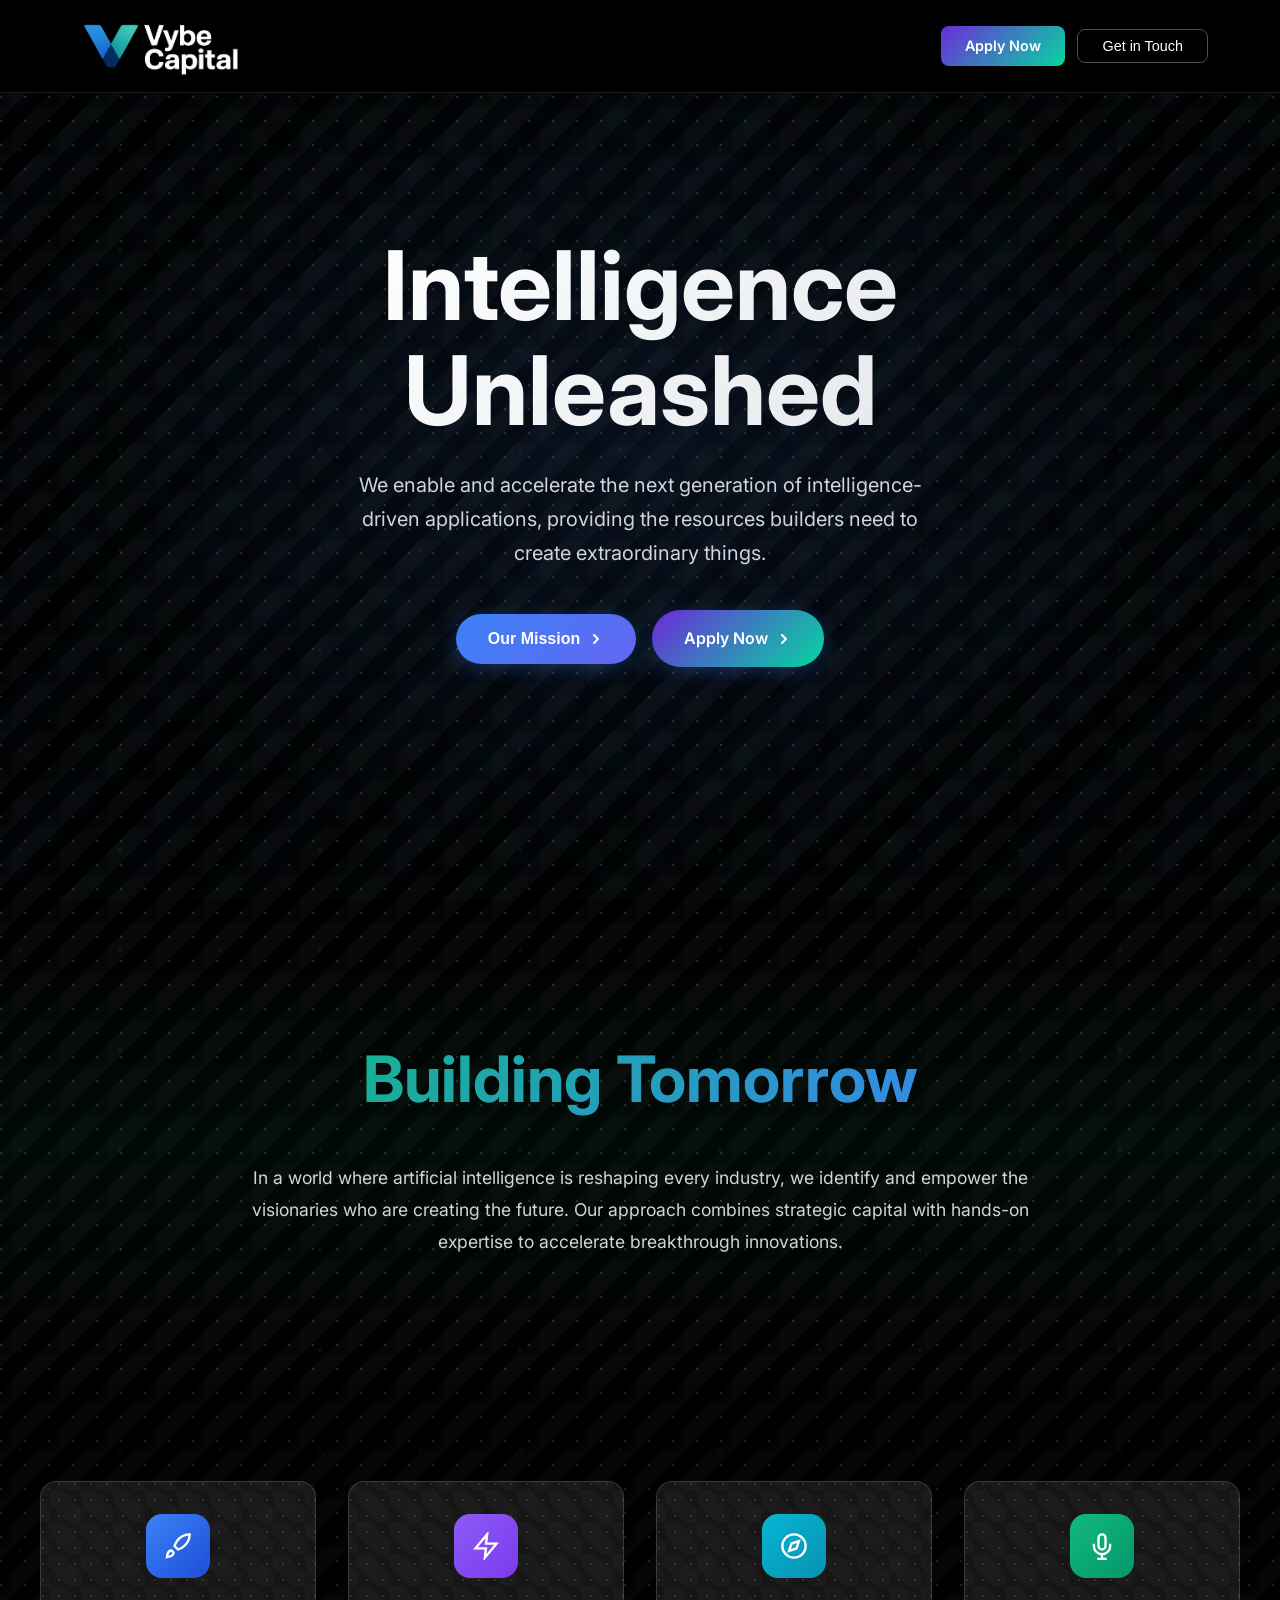
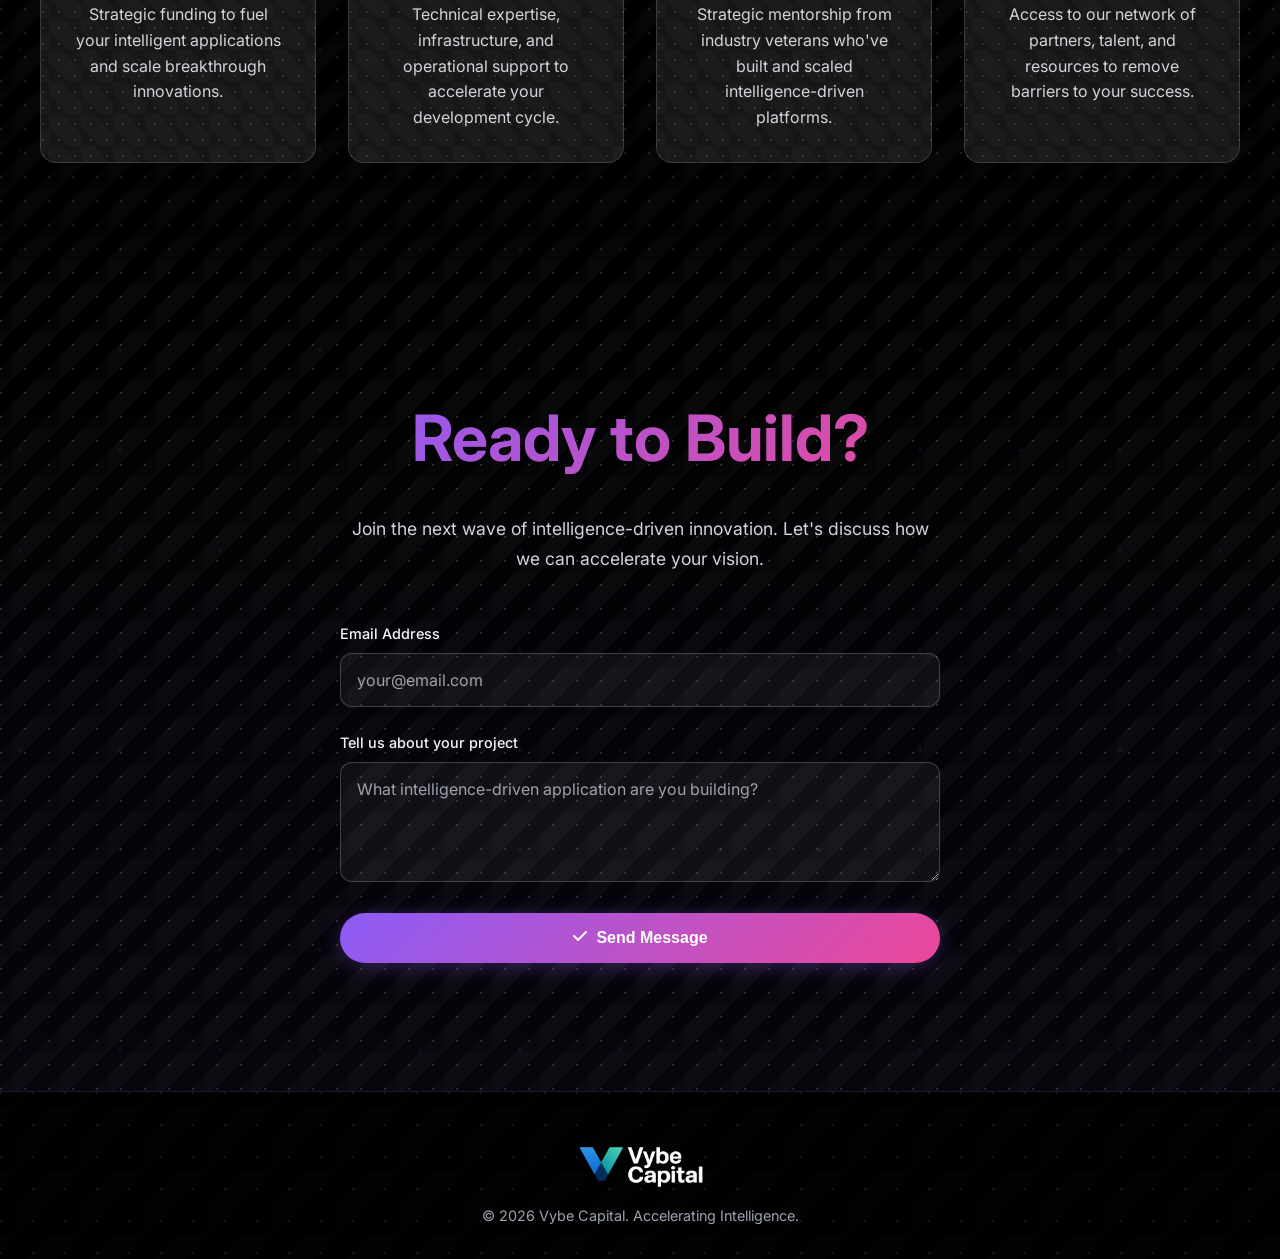
<file: index.html>
<!DOCTYPE html>
<html lang="en">
<head>
    <meta charset="UTF-8">
    <meta name="viewport" content="width=device-width, initial-scale=1.0">
    <title>Vybe Capital - Intelligence Unleashed</title>
    <meta name="description" content="We enable and accelerate the next generation of intelligence-driven applications, providing the resources builders need to create extraordinary things.">
    <link rel="stylesheet" href="styles.css">
    <link rel="preconnect" href="https://fonts.googleapis.com">
    <link rel="preconnect" href="https://fonts.gstatic.com" crossorigin>
    <link href="https://fonts.googleapis.com/css2?family=Inter:wght@400;500;600;700&display=swap" rel="stylesheet">
</head>
<body>
    <header class="header">
        <nav class="nav">
            <div class="logo">
                <img src="assets/vblogo_whiteletters.png" alt="Vybe Capital" class="logo-image">
            </div>
            <div class="nav-buttons">
                <a href="apply.html" class="apply-nav-btn">Apply Now</a>
                <button class="get-in-touch-btn">Get in Touch</button>
            </div>
        </nav>
    </header>

    <main>
        <section class="hero">
            <div class="hero-content">
                <h1 class="hero-title">
                    Intelligence<br>
                    Unleashed
                </h1>
                <p class="hero-description">
                    We enable and accelerate the next generation of intelligence-driven applications, 
                    providing the resources builders need to create extraordinary things.
                </p>
                <div class="hero-buttons">
                    <button class="cta-btn">
                        Our Mission
                        <svg class="cta-arrow" width="16" height="16" viewBox="0 0 16 16" fill="none">
                            <path d="M6 12L10 8L6 4" stroke="currentColor" stroke-width="2" stroke-linecap="round" stroke-linejoin="round"/>
                        </svg>
                    </button>
                    <a href="apply.html" class="cta-btn cta-btn-apply">
                        Apply Now
                        <svg class="cta-arrow" width="16" height="16" viewBox="0 0 16 16" fill="none">
                            <path d="M6 12L10 8L6 4" stroke="currentColor" stroke-width="2" stroke-linecap="round" stroke-linejoin="round"/>
                        </svg>
                    </a>
                </div>
            </div>
        </section>

        <section class="building-tomorrow">
            <div class="section-content">
                <h2 class="section-title">Building Tomorrow</h2>
                <p class="section-description">
                    In a world where artificial intelligence is reshaping every industry, we identify and empower the 
                    visionaries who are creating the future. Our approach combines strategic capital with hands-on 
                    expertise to accelerate breakthrough innovations.
                </p>
            </div>
        </section>

        <section class="features">
            <div class="features-grid">
                <div class="feature-card">
                    <div class="feature-icon">
                        <svg viewBox="0 0 24 24" fill="none">
                            <path d="M4.5 16.5c-1.5 1.26-2 5-2 5s3.74-.5 5-2c.71-.84.7-2.13-.09-2.91a2.18 2.18 0 0 0-2.91-.09z" stroke="currentColor" stroke-width="2"/>
                            <path d="M12 15l-3-3a22 22 0 0 1 2-3.95A12.88 12.88 0 0 1 22 2c0 2.72-.78 7.5-6 11a22.35 22.35 0 0 1-4 2z" stroke="currentColor" stroke-width="2"/>
                        </svg>
                    </div>
                    <p class="feature-text">
                        Strategic funding to fuel your intelligent applications and scale breakthrough innovations.
                    </p>
                </div>

                <div class="feature-card">
                    <div class="feature-icon feature-icon-purple">
                        <svg viewBox="0 0 24 24" fill="none">
                            <polygon points="13 2 3 14 12 14 11 22 21 10 12 10 13 2" stroke="currentColor" stroke-width="2" fill="none"/>
                        </svg>
                    </div>
                    <p class="feature-text">
                        Technical expertise, infrastructure, and operational support to accelerate your development cycle.
                    </p>
                </div>

                <div class="feature-card">
                    <div class="feature-icon feature-icon-teal">
                        <svg viewBox="0 0 24 24" fill="none">
                            <circle cx="12" cy="12" r="10" stroke="currentColor" stroke-width="2"/>
                            <polygon points="16.24 7.76 14.12 14.12 7.76 16.24 9.88 9.88 16.24 7.76" stroke="currentColor" stroke-width="2" fill="none"/>
                        </svg>
                    </div>
                    <p class="feature-text">
                        Strategic mentorship from industry veterans who've built and scaled intelligence-driven platforms.
                    </p>
                </div>

                <div class="feature-card">
                    <div class="feature-icon feature-icon-green">
                        <svg viewBox="0 0 24 24" fill="none">
                            <path d="M12 2a3 3 0 0 0-3 3v7a3 3 0 0 0 6 0V5a3 3 0 0 0-3-3z" stroke="currentColor" stroke-width="2"/>
                            <path d="M19 10v2a7 7 0 0 1-14 0v-2" stroke="currentColor" stroke-width="2"/>
                            <line x1="12" y1="19" x2="12" y2="23" stroke="currentColor" stroke-width="2"/>
                            <line x1="8" y1="23" x2="16" y2="23" stroke="currentColor" stroke-width="2"/>
                        </svg>
                    </div>
                    <p class="feature-text">
                        Access to our network of partners, talent, and resources to remove barriers to your success.
                    </p>
                </div>
            </div>
        </section>

        <section class="contact" id="contact">
            <div class="contact-content">
                <h2 class="contact-title">Ready to Build?</h2>
                <p class="contact-description">
                    Join the next wave of intelligence-driven innovation. Let's discuss how we 
                    can accelerate your vision.
                </p>
                
                <form class="contact-form" id="contactForm" action="https://formspree.io/f/xyzdkyeg" method="POST">
                    <div class="form-group">
                        <label for="email" class="form-label">Email Address</label>
                        <input type="email" id="email" name="email" class="form-input" placeholder="your@email.com" required>
                    </div>
                    
                    <div class="form-group">
                        <label for="project" class="form-label">Tell us about your project</label>
                        <textarea id="project" name="message" class="form-textarea" placeholder="What intelligence-driven application are you building?" rows="4" required></textarea>
                    </div>
                    
                    <button type="submit" class="submit-btn">
                        <svg width="16" height="16" viewBox="0 0 16 16" fill="none">
                            <path d="M14 2L6 10L2 6" stroke="currentColor" stroke-width="2" stroke-linecap="round" stroke-linejoin="round"/>
                        </svg>
                        Send Message
                    </button>
                </form>
            </div>
        </section>
    </main>

    <footer class="footer">
        <div class="footer-content">
            <div class="footer-logo">
                <img src="assets/vblogo_whiteletters.png" alt="Vybe Capital" class="footer-logo-image">
            </div>
            <p class="footer-text">© 2026 Vybe Capital. Accelerating Intelligence.</p>
        </div>
    </footer>

    <script src="script.js"></script>
</body>
</html><!-- Deploy trigger -->
</file>
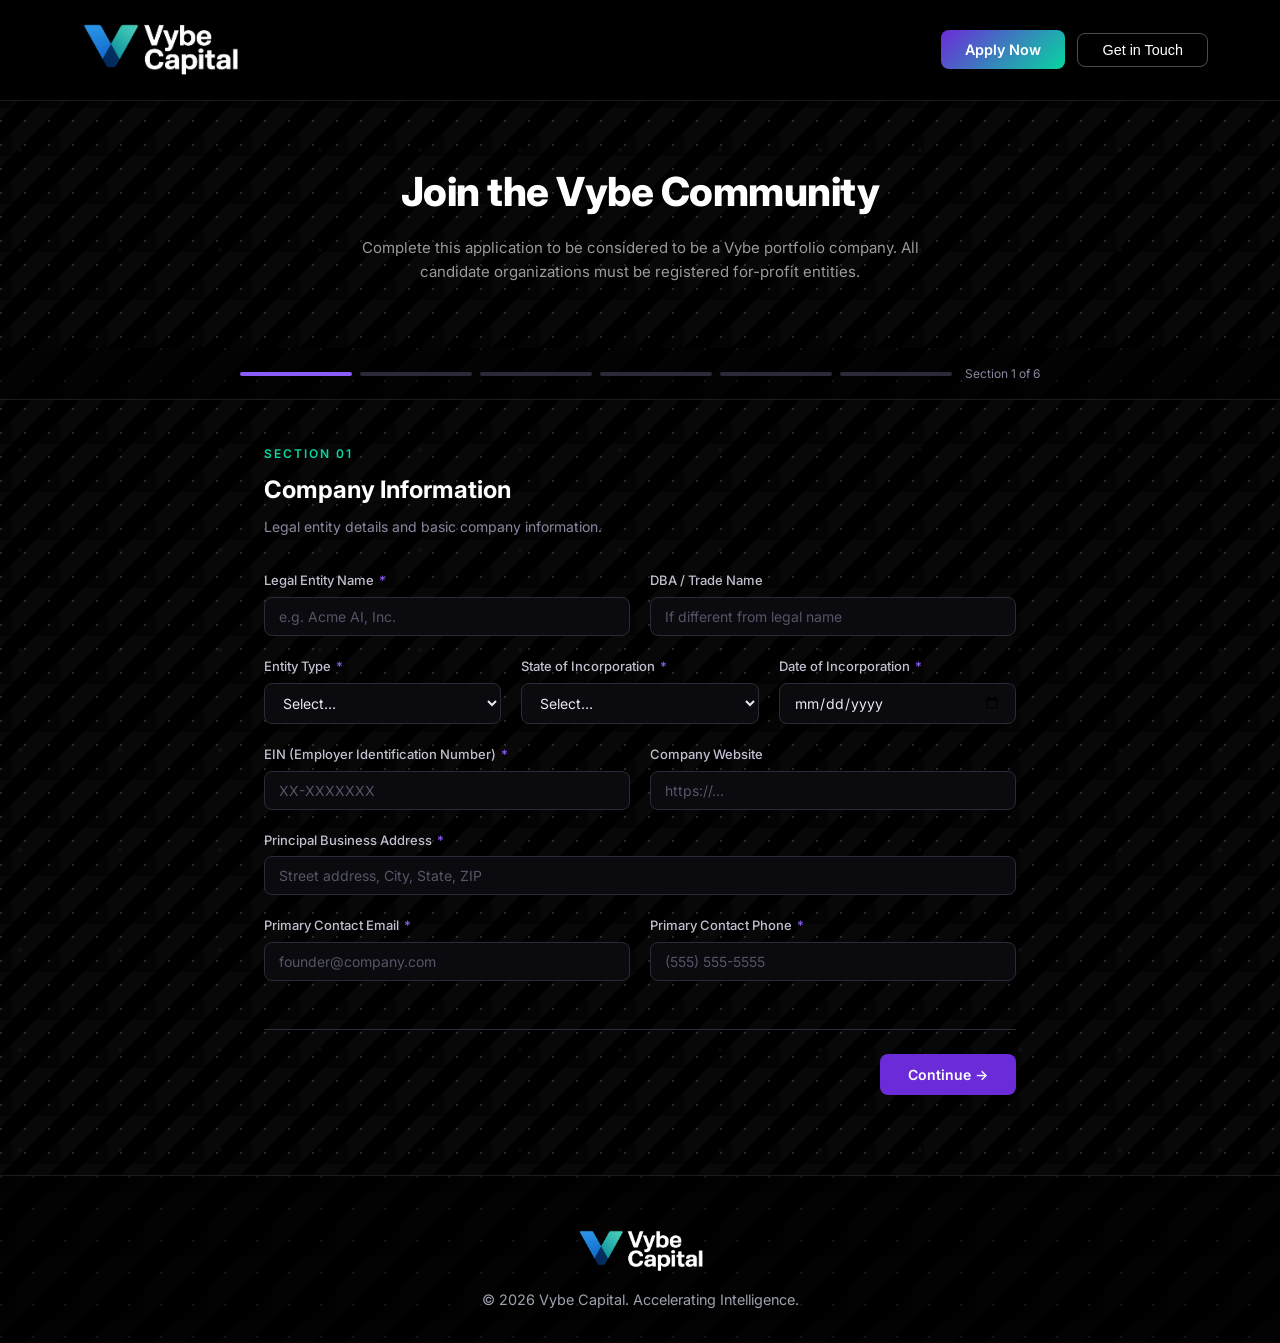
<file: apply.html>
<!DOCTYPE html>
<html lang="en">
<head>
<meta charset="UTF-8">
<meta name="viewport" content="width=device-width, initial-scale=1.0">
<title>Apply — Vybe Capital</title>
<meta name="description" content="Join the Vybe community. Apply to become a Vybe portfolio company.">
<link rel="stylesheet" href="styles.css">
<link rel="preconnect" href="https://fonts.googleapis.com">
<link rel="preconnect" href="https://fonts.gstatic.com" crossorigin>
<link href="https://fonts.googleapis.com/css2?family=Inter:wght@400;500;600;700;800&display=swap" rel="stylesheet">
<style>
  :root {
    --primary: #6C2BD9;
    --primary-light: #8B5CF6;
    --primary-dark: #5B21B6;
    --accent: #06D6A0;
    --accent-dark: #05B384;
    --bg-card: #1A1A24;
    --bg-input: #0a0a0f;
    --border: #2A2A3A;
    --border-focus: #6C2BD9;
    --text: #E8E8F0;
    --text-muted: #8888A0;
    --text-label: #C0C0D0;
    --danger: #EF4444;
    --warning: #F59E0B;
    --success: #10B981;
    --gradient: linear-gradient(135deg, #6C2BD9, #06D6A0);
  }

  /* Apply page hero */
  .apply-hero {
    padding: 10rem 2rem 4rem;
    text-align: center;
    max-width: 700px;
    margin: 0 auto;
  }
  .apply-hero h1 {
    font-size: 2.5rem;
    font-weight: 800;
    color: #fff;
    margin-bottom: 12px;
    letter-spacing: -0.5px;
  }
  .apply-hero p {
    font-size: 15px;
    color: rgba(255,255,255,0.6);
    max-width: 560px;
    margin: 0 auto;
  }

  /* Progress Bar */
  .progress-container {
    position: sticky;
    top: 73px;
    z-index: 99;
    background: #000000;
    background-image:
        radial-gradient(circle at 1px 1px, rgba(255,255,255,0.08) 1px, transparent 0),
        linear-gradient(135deg, transparent 25%, rgba(255,255,255,0.01) 25%, rgba(255,255,255,0.01) 50%, transparent 50%, transparent 75%, rgba(255,255,255,0.005) 75%);
    background-size: 32px 32px, 64px 64px;
    border-bottom: 1px solid rgba(255, 255, 255, 0.1);
    padding: 16px 24px;
  }
  .progress-inner {
    max-width: 800px;
    margin: 0 auto;
    display: flex;
    align-items: center;
    gap: 8px;
  }
  .progress-step {
    flex: 1;
    height: 4px;
    border-radius: 2px;
    background: var(--border);
    transition: background 0.4s ease;
    cursor: pointer;
  }
  .progress-step.active { background: var(--primary-light); }
  .progress-step.completed { background: var(--accent); }
  .progress-label {
    font-size: 12px;
    color: var(--text-muted);
    white-space: nowrap;
    min-width: 80px;
    text-align: right;
  }

  /* Main Form */
  .form-container {
    max-width: 800px;
    margin: 0 auto;
    padding: 40px 24px 80px;
  }

  /* Sections */
  .section {
    display: none;
    animation: fadeIn 0.4s ease;
  }
  .section.active { display: block; }

  @keyframes fadeIn {
    from { opacity: 0; transform: translateY(12px); }
    to { opacity: 1; transform: translateY(0); }
  }

  .section-header {
    margin-bottom: 32px;
  }
  .section-number {
    display: inline-block;
    font-size: 12px;
    font-weight: 600;
    color: var(--accent);
    letter-spacing: 2px;
    text-transform: uppercase;
    margin-bottom: 8px;
  }
  .section-header h2 {
    font-size: 24px;
    font-weight: 700;
    color: #fff;
    margin-bottom: 6px;
  }
  .section-header p {
    font-size: 14px;
    color: var(--text-muted);
  }

  /* Form Groups */
  .form-row {
    display: grid;
    grid-template-columns: 1fr 1fr;
    gap: 20px;
    margin-bottom: 20px;
  }
  .form-row.single { grid-template-columns: 1fr; }
  .form-row.triple { grid-template-columns: 1fr 1fr 1fr; }

  .form-group {
    display: flex;
    flex-direction: column;
  }
  .form-group label {
    font-size: 13px;
    font-weight: 500;
    color: var(--text-label);
    margin-bottom: 6px;
  }
  .form-group label .required {
    color: var(--primary-light);
    margin-left: 2px;
  }
  .form-group .hint {
    font-size: 12px;
    color: var(--text-muted);
    margin-top: 4px;
  }

  input[type="text"],
  input[type="email"],
  input[type="tel"],
  input[type="url"],
  input[type="number"],
  input[type="date"],
  select,
  textarea {
    background: var(--bg-input);
    border: 1px solid var(--border);
    border-radius: 8px;
    padding: 10px 14px;
    font-size: 14px;
    color: var(--text);
    font-family: inherit;
    transition: border-color 0.2s, box-shadow 0.2s;
    outline: none;
    width: 100%;
  }
  input:focus, select:focus, textarea:focus {
    border-color: var(--primary-light);
    box-shadow: 0 0 0 3px rgba(108,43,217,0.15);
  }
  input::placeholder, textarea::placeholder {
    color: #555568;
  }
  select { cursor: pointer; }
  select option { background: var(--bg-card); color: var(--text); }
  textarea { resize: vertical; min-height: 100px; }

  /* Checkbox / Checklist Styles */
  .checklist {
    display: flex;
    flex-direction: column;
    gap: 12px;
    margin-top: 8px;
  }
  .checklist-item {
    display: flex;
    align-items: flex-start;
    gap: 12px;
    background: var(--bg-input);
    border: 1px solid var(--border);
    border-radius: 8px;
    padding: 14px 16px;
    cursor: pointer;
    transition: border-color 0.2s, background 0.2s;
  }
  .checklist-item:hover {
    border-color: var(--primary-light);
    background: rgba(108,43,217,0.04);
  }
  .checklist-item input[type="checkbox"] {
    appearance: none;
    width: 20px;
    height: 20px;
    min-width: 20px;
    border: 2px solid var(--border);
    border-radius: 4px;
    cursor: pointer;
    position: relative;
    margin-top: 1px;
    transition: background 0.2s, border-color 0.2s;
  }
  .checklist-item input[type="checkbox"]:checked {
    background: var(--accent);
    border-color: var(--accent);
  }
  .checklist-item input[type="checkbox"]:checked::after {
    content: '✓';
    position: absolute;
    top: 50%;
    left: 50%;
    transform: translate(-50%, -50%);
    color: #fff;
    font-size: 12px;
    font-weight: 700;
  }
  .checklist-label { flex: 1; }
  .checklist-label .title {
    font-size: 14px;
    font-weight: 500;
    color: var(--text);
  }
  .checklist-label .desc {
    font-size: 12px;
    color: var(--text-muted);
    margin-top: 2px;
  }

  /* Founder Repeater */
  .founder-card {
    background: var(--bg-card);
    border: 1px solid var(--border);
    border-radius: 12px;
    padding: 24px;
    margin-bottom: 16px;
    position: relative;
  }
  .founder-card .founder-number {
    font-size: 12px;
    font-weight: 600;
    color: var(--primary-light);
    letter-spacing: 1px;
    text-transform: uppercase;
    margin-bottom: 16px;
  }
  .remove-founder {
    position: absolute;
    top: 16px;
    right: 16px;
    background: transparent;
    border: 1px solid var(--border);
    color: var(--text-muted);
    width: 28px;
    height: 28px;
    border-radius: 6px;
    cursor: pointer;
    font-size: 16px;
    display: flex;
    align-items: center;
    justify-content: center;
    transition: all 0.2s;
  }
  .remove-founder:hover {
    border-color: var(--danger);
    color: var(--danger);
    background: rgba(239,68,68,0.08);
  }

  .add-btn {
    display: inline-flex;
    align-items: center;
    gap: 8px;
    background: transparent;
    border: 1px dashed var(--border);
    border-radius: 8px;
    padding: 12px 20px;
    color: var(--primary-light);
    font-size: 14px;
    font-weight: 500;
    cursor: pointer;
    transition: all 0.2s;
    font-family: inherit;
  }
  .add-btn:hover {
    border-color: var(--primary-light);
    background: rgba(108,43,217,0.06);
  }

  /* Document Checklist with N/A */
  .doc-checklist {
    display: flex;
    flex-direction: column;
    gap: 0;
    margin-top: 8px;
  }
  .doc-checklist-header {
    display: grid;
    grid-template-columns: 1fr 56px 56px;
    gap: 8px;
    padding: 8px 16px;
    font-size: 12px;
    font-weight: 600;
    color: var(--text-muted);
    text-transform: uppercase;
    letter-spacing: 1px;
  }
  .doc-checklist-row {
    display: grid;
    grid-template-columns: 1fr 56px 56px;
    gap: 8px;
    align-items: center;
    background: var(--bg-input);
    border: 1px solid var(--border);
    border-radius: 8px;
    padding: 14px 16px;
    margin-bottom: 8px;
    transition: border-color 0.2s, opacity 0.3s;
  }
  .doc-checklist-row:hover {
    border-color: var(--primary-light);
  }
  .doc-checklist-row.na-active {
    opacity: 0.4;
  }
  .doc-checklist-info { flex: 1; }
  .doc-checklist-info .title {
    font-size: 14px;
    font-weight: 500;
    color: var(--text);
  }
  .doc-checklist-info .desc {
    font-size: 12px;
    color: var(--text-muted);
    margin-top: 2px;
  }
  .doc-checklist-opt {
    display: flex;
    align-items: center;
    justify-content: center;
  }
  .doc-cb {
    appearance: none;
    width: 22px;
    height: 22px;
    border: 2px solid var(--border);
    border-radius: 4px;
    cursor: pointer;
    position: relative;
    transition: background 0.2s, border-color 0.2s;
  }
  .doc-cb:checked {
    background: var(--accent);
    border-color: var(--accent);
  }
  .doc-cb:checked::after {
    content: '✓';
    position: absolute;
    top: 50%;
    left: 50%;
    transform: translate(-50%, -50%);
    color: #fff;
    font-size: 12px;
    font-weight: 700;
  }
  .doc-cb.doc-na:checked {
    background: var(--text-muted);
    border-color: var(--text-muted);
  }
  .doc-cb.doc-na:checked::after {
    content: '—';
  }

  @media (max-width: 640px) {
    .doc-checklist-header {
      grid-template-columns: 1fr 48px 48px;
    }
    .doc-checklist-row {
      grid-template-columns: 1fr 48px 48px;
    }
  }

  /* Financials toggle */
  #financials-fields {
    transition: opacity 0.3s ease;
  }

  /* Form Navigation Buttons */
  .form-nav-buttons {
    display: flex;
    justify-content: space-between;
    align-items: center;
    margin-top: 48px;
    padding-top: 24px;
    border-top: 1px solid var(--border);
  }
  .btn {
    display: inline-flex;
    align-items: center;
    gap: 8px;
    padding: 12px 28px;
    border-radius: 8px;
    font-size: 14px;
    font-weight: 600;
    cursor: pointer;
    transition: all 0.2s;
    font-family: inherit;
    border: none;
  }
  .btn-secondary {
    background: var(--bg-input);
    border: 1px solid var(--border);
    color: var(--text);
  }
  .btn-secondary:hover { border-color: var(--text-muted); }
  .btn-primary {
    background: var(--primary);
    color: #fff;
  }
  .btn-primary:hover { background: var(--primary-light); }
  .btn-submit {
    background: var(--accent);
    color: #0F0F14;
    font-weight: 700;
    padding: 14px 36px;
    font-size: 15px;
  }
  .btn-submit:hover { background: var(--accent-dark); }
  .btn:disabled {
    opacity: 0.4;
    cursor: not-allowed;
  }

  /* Divider */
  .divider {
    height: 1px;
    background: var(--border);
    margin: 28px 0;
  }

  /* Submission Success */
  .success-screen {
    display: none;
    text-align: center;
    padding: 80px 24px;
    animation: fadeIn 0.5s ease;
  }
  .success-screen.active { display: block; }
  .success-icon {
    width: 72px;
    height: 72px;
    background: var(--accent);
    border-radius: 50%;
    display: inline-flex;
    align-items: center;
    justify-content: center;
    font-size: 32px;
    margin-bottom: 24px;
  }
  .success-screen h2 {
    font-size: 28px;
    font-weight: 700;
    color: #fff;
    margin-bottom: 12px;
  }
  .success-screen p {
    font-size: 15px;
    color: var(--text-muted);
    max-width: 480px;
    margin: 0 auto;
  }

  /* Validation */
  .form-group.error input,
  .form-group.error select,
  .form-group.error textarea {
    border-color: var(--danger);
  }
  .form-group .error-msg {
    font-size: 12px;
    color: var(--danger);
    margin-top: 4px;
    display: none;
  }
  .form-group.error .error-msg { display: block; }

  /* Print Styles */
  @media print {
    .progress-container, .form-nav-buttons { display: none; }
    .section { display: block !important; page-break-inside: avoid; margin-bottom: 32px; }
    body { background: #fff; color: #111; }
    input, select, textarea { border: 1px solid #ccc; background: #fff; color: #111; }
    .header { background: #fff; border-bottom: 2px solid #111; }
    .header h1 { color: #111; }
    .logo { color: #6C2BD9; -webkit-text-fill-color: #6C2BD9; }
  }

  @media (max-width: 640px) {
    .form-row, .form-row.triple { grid-template-columns: 1fr; }
    .header h1 { font-size: 24px; }
    .founder-card { padding: 16px; }
  }
</style>
</head>
<body>

<!-- Site Header -->
<header class="header">
    <nav class="nav">
        <div class="logo">
            <a href="index.html"><img src="assets/vblogo_whiteletters.png" alt="Vybe Capital" class="logo-image"></a>
        </div>
        <div class="nav-buttons">
            <a href="apply.html" class="apply-nav-btn">Apply Now</a>
            <button class="get-in-touch-btn" onclick="window.location.href='index.html#contact'">Get in Touch</button>
        </div>
    </nav>
</header>

<!-- Apply Hero -->
<div class="apply-hero">
    <h1>Join the Vybe Community</h1>
    <p>Complete this application to be considered to be a Vybe portfolio company. All candidate organizations must be registered for-profit entities.</p>
</div>

<!-- Progress Bar -->
<div class="progress-container">
  <div class="progress-inner">
    <div class="progress-step active" data-step="0" onclick="goToSection(0)"></div>
    <div class="progress-step" data-step="1" onclick="goToSection(1)"></div>
    <div class="progress-step" data-step="2" onclick="goToSection(2)"></div>
    <div class="progress-step" data-step="3" onclick="goToSection(3)"></div>
    <div class="progress-step" data-step="4" onclick="goToSection(4)"></div>
    <div class="progress-step" data-step="5" onclick="goToSection(5)"></div>
    <div class="progress-label">Section <span id="progress-current">1</span> of 6</div>
  </div>
</div>

<div class="form-container">
<form id="applicationForm" novalidate>

  <!-- ===================== SECTION 1: Company Information ===================== -->
  <div class="section active" data-section="0">
    <div class="section-header">
      <div class="section-number">Section 01</div>
      <h2>Company Information</h2>
      <p>Legal entity details and basic company information.</p>
    </div>

    <div class="form-row">
      <div class="form-group">
        <label>Legal Entity Name <span class="required">*</span></label>
        <input type="text" name="legal_name" placeholder="e.g. Acme AI, Inc." required>
        <div class="error-msg">This field is required.</div>
      </div>
      <div class="form-group">
        <label>DBA / Trade Name</label>
        <input type="text" name="dba_name" placeholder="If different from legal name">
      </div>
    </div>

    <div class="form-row triple">
      <div class="form-group">
        <label>Entity Type <span class="required">*</span></label>
        <select name="entity_type" required>
          <option value="">Select…</option>
          <option value="c_corp">C Corporation</option>
          <option value="s_corp">S Corporation</option>
          <option value="llc">LLC (taxed as corp)</option>
          <option value="pbc">Public Benefit Corp</option>
          <option value="other">Other</option>
        </select>
        <div class="error-msg">Please select an entity type.</div>
      </div>
      <div class="form-group">
        <label>State of Incorporation <span class="required">*</span></label>
        <select name="inc_state" required>
          <option value="">Select…</option>
          <option value="DE">Delaware</option>
          <option value="CA">California</option>
          <option value="NY">New York</option>
          <option value="TX">Texas</option>
          <option value="WY">Wyoming</option>
          <option value="NV">Nevada</option>
          <option value="FL">Florida</option>
          <option value="WA">Washington</option>
          <option value="OTHER">Other (specify below)</option>
        </select>
        <div class="error-msg">Please select a state.</div>
      </div>
      <div class="form-group">
        <label>Date of Incorporation <span class="required">*</span></label>
        <input type="date" name="inc_date" required>
        <div class="error-msg">Please enter the incorporation date.</div>
      </div>
    </div>

    <div class="form-row">
      <div class="form-group">
        <label>EIN (Employer Identification Number) <span class="required">*</span></label>
        <input type="text" name="ein" placeholder="XX-XXXXXXX" required>
        <div class="error-msg">Please provide your EIN.</div>
      </div>
      <div class="form-group">
        <label>Company Website</label>
        <input type="url" name="website" placeholder="https://...">
      </div>
    </div>

    <div class="form-row single">
      <div class="form-group">
        <label>Principal Business Address <span class="required">*</span></label>
        <input type="text" name="address" placeholder="Street address, City, State, ZIP" required>
        <div class="error-msg">Please provide a business address.</div>
      </div>
    </div>

    <div class="form-row">
      <div class="form-group">
        <label>Primary Contact Email <span class="required">*</span></label>
        <input type="email" name="contact_email" placeholder="founder@company.com" required>
        <div class="error-msg">Please enter a valid email.</div>
      </div>
      <div class="form-group">
        <label>Primary Contact Phone <span class="required">*</span></label>
        <input type="tel" name="contact_phone" placeholder="(555) 555-5555" required>
        <div class="error-msg">Please provide a phone number.</div>
      </div>
    </div>

    <div class="form-nav-buttons">
      <div></div>
      <button type="button" class="btn btn-primary" onclick="nextSection()">Continue →</button>
    </div>
  </div>

  <!-- ===================== SECTION 2: Founders & Team ===================== -->
  <div class="section" data-section="1">
    <div class="section-header">
      <div class="section-number">Section 02</div>
      <h2>Founders & Team</h2>
      <p>Tell us about the people behind the initiative.</p>
    </div>

    <div id="founders-list">
      <div class="founder-card" data-founder="1">
        <div class="founder-number">Founder 1</div>
        <div class="form-row">
          <div class="form-group">
            <label>Full Name <span class="required">*</span></label>
            <input type="text" name="founder_1_name" placeholder="First and last name" required>
            <div class="error-msg">Required.</div>
          </div>
          <div class="form-group">
            <label>Title / Role <span class="required">*</span></label>
            <input type="text" name="founder_1_title" placeholder="e.g. CEO, CTO" required>
            <div class="error-msg">Required.</div>
          </div>
        </div>
        <div class="form-row">
          <div class="form-group">
            <label>Email</label>
            <input type="email" name="founder_1_email" placeholder="name@company.com">
          </div>
          <div class="form-group">
            <label>LinkedIn URL</label>
            <input type="url" name="founder_1_linkedin" placeholder="https://linkedin.com/in/...">
          </div>
        </div>
        <div class="form-row">
          <div class="form-group">
            <label>Equity Ownership (%)</label>
            <input type="number" name="founder_1_equity" placeholder="e.g. 40" min="0" max="100">
          </div>
          <div class="form-group">
            <label>Years of Relevant Experience</label>
            <input type="number" name="founder_1_experience" placeholder="e.g. 8" min="0">
          </div>
        </div>
        <div class="form-row single">
          <div class="form-group">
            <label>Brief Bio / Relevant Background</label>
            <textarea name="founder_1_bio" placeholder="Prior companies, technical expertise, domain experience…" rows="3"></textarea>
          </div>
        </div>
      </div>
    </div>

    <button type="button" class="add-btn" onclick="addFounder()">+ Add Another Founder</button>

    <div class="divider"></div>

    <div class="form-row triple">
      <div class="form-group">
        <label>Total Team Size</label>
        <input type="number" name="team_size" placeholder="e.g. 5" min="1">
      </div>
      <div class="form-group">
        <label>Full-Time Employees</label>
        <input type="number" name="fte_count" placeholder="e.g. 3" min="0">
      </div>
      <div class="form-group">
        <label>Contractors / Advisors</label>
        <input type="number" name="contractor_count" placeholder="e.g. 2" min="0">
      </div>
    </div>

    <div class="form-row single">
      <div class="form-group">
        <label>Key Hires Planned (Next 12 Months)</label>
        <textarea name="key_hires" placeholder="Roles you plan to fill and why…" rows="3"></textarea>
      </div>
    </div>

    <div class="form-nav-buttons">
      <button type="button" class="btn btn-secondary" onclick="prevSection()">← Back</button>
      <button type="button" class="btn btn-primary" onclick="nextSection()">Continue →</button>
    </div>
  </div>

  <!-- ===================== SECTION 3: Product & Technology ===================== -->
  <div class="section" data-section="2">
    <div class="section-header">
      <div class="section-number">Section 03</div>
      <h2>Product & Technology</h2>
      <p>Describe your AI product, technology approach, and current stage.</p>
    </div>

    <div class="form-row single">
      <div class="form-group">
        <label>Company / Product Description <span class="required">*</span></label>
        <textarea name="product_description" placeholder="In 2–3 sentences, what does your company do and what problem does it solve?" rows="4" required></textarea>
        <div class="error-msg">Please describe your product.</div>
      </div>
    </div>

    <div class="form-row">
      <div class="form-group">
        <label>AI / ML Focus Area <span class="required">*</span></label>
        <select name="ai_focus" required>
          <option value="">Select…</option>
          <option value="nlp">Natural Language Processing</option>
          <option value="cv">Computer Vision</option>
          <option value="genai">Generative AI</option>
          <option value="ml_ops">ML Ops / Infrastructure</option>
          <option value="robotics">Robotics / Embodied AI</option>
          <option value="health_ai">Healthcare AI</option>
          <option value="fintech_ai">Fintech AI</option>
          <option value="agents">AI Agents / Autonomous Systems</option>
          <option value="other">Other</option>
        </select>
        <div class="error-msg">Please select your AI focus.</div>
      </div>
      <div class="form-group">
        <label>Product Stage <span class="required">*</span></label>
        <select name="product_stage" required>
          <option value="">Select…</option>
          <option value="concept">Concept / Research</option>
          <option value="prototype">Prototype / MVP</option>
          <option value="beta">Beta / Pilot Users</option>
          <option value="launched">Launched / Revenue</option>
          <option value="scaling">Scaling</option>
        </select>
        <div class="error-msg">Please select product stage.</div>
      </div>
    </div>

    <div class="form-row single">
      <div class="form-group">
        <label>Technology Stack & Architecture</label>
        <textarea name="tech_stack" placeholder="Describe your tech stack, models used (proprietary / open-source), cloud infrastructure, etc." rows="4"></textarea>
      </div>
    </div>

    <div class="form-row single">
      <div class="form-group">
        <label>Competitive Differentiation</label>
        <textarea name="differentiation" placeholder="What makes your approach unique? What is your technical moat?" rows="3"></textarea>
      </div>
    </div>

    <div class="form-row">
      <div class="form-group">
        <label>IP Status</label>
        <select name="ip_status">
          <option value="">Select…</option>
          <option value="patents_filed">Patent(s) Filed</option>
          <option value="patents_granted">Patent(s) Granted</option>
          <option value="trade_secret">Trade Secret / Proprietary</option>
          <option value="open_source">Open Source</option>
          <option value="none">No Formal IP</option>
        </select>
      </div>
      <div class="form-group">
        <label>Target Market / Industry</label>
        <input type="text" name="target_market" placeholder="e.g. Enterprise SaaS, Healthcare, Legal">
      </div>
    </div>

    <div class="form-row single">
      <div class="form-group">
        <label>What do you hope to gain from Vybe Capital's incubator?</label>
        <textarea name="incubator_goals" placeholder="Technical mentorship, go-to-market support, fundraising, partnerships…" rows="3"></textarea>
      </div>
    </div>

    <div class="form-nav-buttons">
      <button type="button" class="btn btn-secondary" onclick="prevSection()">← Back</button>
      <button type="button" class="btn btn-primary" onclick="nextSection()">Continue →</button>
    </div>
  </div>

  <!-- ===================== SECTION 4: Financials & Fundraising ===================== -->
  <div class="section" data-section="3">
    <div class="section-header">
      <div class="section-number">Section 04</div>
      <h2>Financials & Fundraising</h2>
      <p>Share your financial position and capital needs.</p>
    </div>

    <div class="checklist" style="margin-bottom: 24px;">
      <label class="checklist-item">
        <input type="checkbox" name="self_funded" id="selfFundedCheckbox" onchange="toggleFinancials(this.checked)">
        <div class="checklist-label">
          <div class="title">Self-funded / Bootstrapped</div>
          <div class="desc">Check this if your company is entirely self-funded. The fields below will be optional.</div>
        </div>
      </label>
    </div>

    <div id="financials-fields">
    <div class="form-row triple">
      <div class="form-group">
        <label>Current Monthly Revenue ($)</label>
        <input type="text" name="monthly_revenue" placeholder="e.g. 15,000">
      </div>
      <div class="form-group">
        <label>Monthly Burn Rate ($)</label>
        <input type="text" name="burn_rate" placeholder="e.g. 40,000">
      </div>
      <div class="form-group">
        <label>Months of Runway</label>
        <input type="number" name="runway_months" placeholder="e.g. 12" min="0">
      </div>
    </div>

    <div class="form-row">
      <div class="form-group">
        <label>Total Capital Raised to Date ($)</label>
        <input type="text" name="total_raised" placeholder="e.g. 500,000">
      </div>
      <div class="form-group">
        <label>Last Round Type</label>
        <select name="last_round">
          <option value="">Select…</option>
          <option value="bootstrapped">Bootstrapped</option>
          <option value="pre_seed">Pre-Seed</option>
          <option value="seed">Seed</option>
          <option value="series_a">Series A</option>
          <option value="grant">Grant / Non-Dilutive</option>
          <option value="other">Other</option>
        </select>
      </div>
    </div>

    <div class="form-row single">
      <div class="form-group">
        <label>Notable Investors / Partners</label>
        <textarea name="investors" placeholder="List any current investors, strategic partners, or advisors…" rows="3"></textarea>
      </div>
    </div>

    <div class="divider"></div>

    <div class="form-row">
      <div class="form-group">
        <label>Current Fundraising Target ($)</label>
        <input type="text" name="fundraising_target" placeholder="e.g. 2,000,000">
      </div>
      <div class="form-group">
        <label>Preferred Instrument</label>
        <select name="instrument">
          <option value="">Select…</option>
          <option value="safe">SAFE</option>
          <option value="convertible_note">Convertible Note</option>
          <option value="priced_round">Priced Equity Round</option>
          <option value="open">Open to Discussion</option>
        </select>
      </div>
    </div>

    <div class="form-row single">
      <div class="form-group">
        <label>Use of Funds</label>
        <textarea name="use_of_funds" placeholder="How will the capital be allocated? (engineering, go-to-market, hiring, infrastructure…)" rows="3"></textarea>
      </div>
    </div>

    <div class="form-row single">
      <div class="form-group">
        <label>Current Cap Table Summary</label>
        <textarea name="cap_table" placeholder="High-level breakdown: founders %, investor %, option pool %, etc." rows="3"></textarea>
        <div class="hint">A detailed cap table may be requested later in due diligence.</div>
      </div>
    </div>
    </div><!-- end #financials-fields -->

    <div class="form-nav-buttons">
      <button type="button" class="btn btn-secondary" onclick="prevSection()">← Back</button>
      <button type="button" class="btn btn-primary" onclick="nextSection()">Continue →</button>
    </div>
  </div>

  <!-- ===================== SECTION 5: Corporate Documents Checklist ===================== -->
  <div class="section" data-section="4">
    <div class="section-header">
      <div class="section-number">Section 05</div>
      <h2>Corporate Documents Checklist</h2>
      <p>Confirm which of the following documents you have ready. Missing items may be required before final onboarding.</p>
    </div>

    <div class="doc-checklist">
      <div class="doc-checklist-header">
        <div class="doc-checklist-label-col"></div>
        <div class="doc-checklist-opt">Have</div>
        <div class="doc-checklist-opt">N/A</div>
      </div>

      <div class="doc-checklist-row">
        <div class="doc-checklist-info">
          <div class="title">Articles of Incorporation / Certificate of Formation</div>
          <div class="desc">Filed with the Secretary of State in your state of incorporation.</div>
        </div>
        <div class="doc-checklist-opt"><input type="checkbox" name="doc_articles" class="doc-cb"></div>
        <div class="doc-checklist-opt"><input type="checkbox" name="doc_articles_na" class="doc-cb doc-na" onchange="handleNA(this, 'doc_articles')"></div>
      </div>

      <div class="doc-checklist-row">
        <div class="doc-checklist-info">
          <div class="title">Corporate Bylaws / Operating Agreement</div>
          <div class="desc">Governing document outlining internal rules, roles, and voting procedures.</div>
        </div>
        <div class="doc-checklist-opt"><input type="checkbox" name="doc_bylaws" class="doc-cb"></div>
        <div class="doc-checklist-opt"><input type="checkbox" name="doc_bylaws_na" class="doc-cb doc-na" onchange="handleNA(this, 'doc_bylaws')"></div>
      </div>

      <div class="doc-checklist-row">
        <div class="doc-checklist-info">
          <div class="title">IRS EIN Confirmation Letter (CP 575)</div>
          <div class="desc">Official IRS notice confirming your Employer Identification Number.</div>
        </div>
        <div class="doc-checklist-opt"><input type="checkbox" name="doc_ein" class="doc-cb"></div>
        <div class="doc-checklist-opt"><input type="checkbox" name="doc_ein_na" class="doc-cb doc-na" onchange="handleNA(this, 'doc_ein')"></div>
      </div>

      <div class="doc-checklist-row">
        <div class="doc-checklist-info">
          <div class="title">Certificate of Good Standing</div>
          <div class="desc">Current certificate from the Secretary of State confirming active status.</div>
        </div>
        <div class="doc-checklist-opt"><input type="checkbox" name="doc_good_standing" class="doc-cb"></div>
        <div class="doc-checklist-opt"><input type="checkbox" name="doc_good_standing_na" class="doc-cb doc-na" onchange="handleNA(this, 'doc_good_standing')"></div>
      </div>

      <div class="doc-checklist-row">
        <div class="doc-checklist-info">
          <div class="title">Board Resolutions / Consent of Directors</div>
          <div class="desc">Initial board resolutions authorizing officers, bank accounts, and key actions.</div>
        </div>
        <div class="doc-checklist-opt"><input type="checkbox" name="doc_board_resolutions" class="doc-cb"></div>
        <div class="doc-checklist-opt"><input type="checkbox" name="doc_board_resolutions_na" class="doc-cb doc-na" onchange="handleNA(this, 'doc_board_resolutions')"></div>
      </div>

      <div class="doc-checklist-row">
        <div class="doc-checklist-info">
          <div class="title">Founder Stock Purchase Agreements</div>
          <div class="desc">Agreements documenting equity issuance to founders, including vesting schedules.</div>
        </div>
        <div class="doc-checklist-opt"><input type="checkbox" name="doc_stock_agreements" class="doc-cb"></div>
        <div class="doc-checklist-opt"><input type="checkbox" name="doc_stock_agreements_na" class="doc-cb doc-na" onchange="handleNA(this, 'doc_stock_agreements')"></div>
      </div>

      <div class="doc-checklist-row">
        <div class="doc-checklist-info">
          <div class="title">IP Assignment Agreements</div>
          <div class="desc">Confirms all intellectual property is assigned to the company (not individuals).</div>
        </div>
        <div class="doc-checklist-opt"><input type="checkbox" name="doc_ip_assignment" class="doc-cb"></div>
        <div class="doc-checklist-opt"><input type="checkbox" name="doc_ip_assignment_na" class="doc-cb doc-na" onchange="handleNA(this, 'doc_ip_assignment')"></div>
      </div>

      <div class="doc-checklist-row">
        <div class="doc-checklist-info">
          <div class="title">Cap Table</div>
          <div class="desc">Detailed capitalization table showing all equity holders, options, and convertible instruments.</div>
        </div>
        <div class="doc-checklist-opt"><input type="checkbox" name="doc_cap_table" class="doc-cb"></div>
        <div class="doc-checklist-opt"><input type="checkbox" name="doc_cap_table_na" class="doc-cb doc-na" onchange="handleNA(this, 'doc_cap_table')"></div>
      </div>

      <div class="doc-checklist-row">
        <div class="doc-checklist-info">
          <div class="title">Stock Option Plan (if applicable)</div>
          <div class="desc">Equity incentive plan for employees and advisors.</div>
        </div>
        <div class="doc-checklist-opt"><input type="checkbox" name="doc_option_plan" class="doc-cb"></div>
        <div class="doc-checklist-opt"><input type="checkbox" name="doc_option_plan_na" class="doc-cb doc-na" onchange="handleNA(this, 'doc_option_plan')"></div>
      </div>

      <div class="doc-checklist-row">
        <div class="doc-checklist-info">
          <div class="title">Business Bank Account Confirmation</div>
          <div class="desc">Proof of a corporate bank account in the company's legal name.</div>
        </div>
        <div class="doc-checklist-opt"><input type="checkbox" name="doc_bank" class="doc-cb"></div>
        <div class="doc-checklist-opt"><input type="checkbox" name="doc_bank_na" class="doc-cb doc-na" onchange="handleNA(this, 'doc_bank')"></div>
      </div>

      <div class="doc-checklist-row">
        <div class="doc-checklist-info">
          <div class="title">Foreign Qualification (if applicable)</div>
          <div class="desc">Registration to do business in states other than state of incorporation, if applicable.</div>
        </div>
        <div class="doc-checklist-opt"><input type="checkbox" name="doc_foreign_qual" class="doc-cb"></div>
        <div class="doc-checklist-opt"><input type="checkbox" name="doc_foreign_qual_na" class="doc-cb doc-na" onchange="handleNA(this, 'doc_foreign_qual')"></div>
      </div>
    </div>

    <div class="divider"></div>

    <div class="form-row single">
      <div class="form-group">
        <label>Notes on Missing Documents</label>
        <textarea name="doc_notes" placeholder="If any documents above are missing, explain the status and expected timeline for completion…" rows="3"></textarea>
      </div>
    </div>

    <div class="form-nav-buttons">
      <button type="button" class="btn btn-secondary" onclick="prevSection()">← Back</button>
      <button type="button" class="btn btn-primary" onclick="nextSection()">Continue →</button>
    </div>
  </div>

  <!-- ===================== SECTION 6: Attestation & Submit ===================== -->
  <div class="section" data-section="5">
    <div class="section-header">
      <div class="section-number">Section 06</div>
      <h2>Attestation & Submission</h2>
      <p>Review your application and confirm the information provided.</p>
    </div>

    <div class="form-row single">
      <div class="form-group">
        <label>How did you hear about Vybe Capital?</label>
        <select name="referral_source">
          <option value="">Select…</option>
          <option value="referral">Referral / Introduction</option>
          <option value="event">Event / Conference</option>
          <option value="online">Online Search / Social Media</option>
          <option value="press">Press / Media</option>
          <option value="other">Other</option>
        </select>
      </div>
    </div>

    <div class="form-row single">
      <div class="form-group">
        <label>Anything else you'd like us to know?</label>
        <textarea name="additional_info" placeholder="Additional context, timeline considerations, special circumstances…" rows="4"></textarea>
      </div>
    </div>

    <div class="divider"></div>

    <div class="checklist" style="margin-bottom: 24px;">
      <label class="checklist-item">
        <input type="checkbox" name="attest_accurate" required>
        <div class="checklist-label">
          <div class="title">I attest that all information provided in this application is accurate and complete to the best of my knowledge. <span style="color:var(--primary-light)">*</span></div>
        </div>
      </label>
      <label class="checklist-item">
        <input type="checkbox" name="attest_authorized" required>
        <div class="checklist-label">
          <div class="title">I am authorized to submit this application on behalf of the company named above. <span style="color:var(--primary-light)">*</span></div>
        </div>
      </label>
      <label class="checklist-item">
        <input type="checkbox" name="attest_forprofit">
        <div class="checklist-label">
          <div class="title">I confirm that this entity is a for-profit company registered with a U.S. state. <span style="color:var(--primary-light)">*</span></div>
        </div>
      </label>
    </div>

    <div class="form-row">
      <div class="form-group">
        <label>Signatory Full Name <span class="required">*</span></label>
        <input type="text" name="signatory_name" placeholder="Full legal name" required>
        <div class="error-msg">Required.</div>
      </div>
      <div class="form-group">
        <label>Title <span class="required">*</span></label>
        <input type="text" name="signatory_title" placeholder="e.g. CEO, Managing Member" required>
        <div class="error-msg">Required.</div>
      </div>
    </div>

    <div class="form-row">
      <div class="form-group">
        <label>Date</label>
        <input type="date" name="sign_date" id="sign_date">
      </div>
      <div class="form-group"></div>
    </div>

    <div class="form-nav-buttons">
      <button type="button" class="btn btn-secondary" onclick="prevSection()">← Back</button>
      <button type="button" class="btn btn-submit" onclick="submitForm()">Submit Application</button>
    </div>
  </div>

</form>

<!-- Success Screen -->
<div class="success-screen" id="successScreen">
  <div class="success-icon">✓</div>
  <h2>Application Submitted</h2>
  <p>Thank you for applying to Vybe Capital's AI Incubator. Our team will review your application and reach out within 5–7 business days. Check your email for a confirmation.</p>
</div>
</div>

<footer class="footer">
    <div class="footer-content">
        <div class="footer-logo">
            <img src="assets/vblogo_whiteletters.png" alt="Vybe Capital" class="footer-logo-image">
        </div>
        <p class="footer-text">&copy; 2026 Vybe Capital. Accelerating Intelligence.</p>
    </div>
</footer>

<script src="script.js"></script>
<script>
  let currentSection = 0;
  const totalSections = 6;
  let founderCount = 1;

  // Set today's date on the signature field
  document.getElementById('sign_date').valueAsDate = new Date();

  function updateProgress() {
    document.querySelectorAll('.progress-step').forEach((step, i) => {
      step.classList.remove('active', 'completed');
      if (i === currentSection) step.classList.add('active');
      else if (i < currentSection) step.classList.add('completed');
    });
    document.getElementById('progress-current').textContent = currentSection + 1;
  }

  function goToSection(index) {
    if (index < 0 || index >= totalSections) return;
    // Only allow going to completed or current sections via progress bar
    if (index > currentSection) return;
    document.querySelectorAll('.section').forEach(s => s.classList.remove('active'));
    document.querySelector(`[data-section="${index}"]`).classList.add('active');
    currentSection = index;
    updateProgress();
    window.scrollTo({ top: 0, behavior: 'smooth' });
  }

  function validateSection(index) {
    const section = document.querySelector(`[data-section="${index}"]`);
    const required = section.querySelectorAll('[required]');
    let valid = true;
    required.forEach(field => {
      const group = field.closest('.form-group') || field.closest('.checklist-item');
      if (!field.value && field.type !== 'checkbox') {
        if (group) group.classList.add('error');
        valid = false;
      } else if (field.type === 'checkbox' && !field.checked) {
        valid = false;
      } else {
        if (group) group.classList.remove('error');
      }
    });
    return valid;
  }

  function nextSection() {
    if (!validateSection(currentSection)) {
      // Scroll to first error
      const firstError = document.querySelector(`[data-section="${currentSection}"] .error`);
      if (firstError) firstError.scrollIntoView({ behavior: 'smooth', block: 'center' });
      return;
    }
    if (currentSection < totalSections - 1) {
      document.querySelectorAll('.section').forEach(s => s.classList.remove('active'));
      currentSection++;
      document.querySelector(`[data-section="${currentSection}"]`).classList.add('active');
      updateProgress();
      window.scrollTo({ top: 0, behavior: 'smooth' });
    }
  }

  function prevSection() {
    if (currentSection > 0) {
      document.querySelectorAll('.section').forEach(s => s.classList.remove('active'));
      currentSection--;
      document.querySelector(`[data-section="${currentSection}"]`).classList.add('active');
      updateProgress();
      window.scrollTo({ top: 0, behavior: 'smooth' });
    }
  }

  function addFounder() {
    founderCount++;
    const card = document.createElement('div');
    card.className = 'founder-card';
    card.dataset.founder = founderCount;
    card.innerHTML = `
      <div class="founder-number">Founder ${founderCount}</div>
      <button type="button" class="remove-founder" onclick="removeFounder(this)">×</button>
      <div class="form-row">
        <div class="form-group">
          <label>Full Name</label>
          <input type="text" name="founder_${founderCount}_name" placeholder="First and last name">
        </div>
        <div class="form-group">
          <label>Title / Role</label>
          <input type="text" name="founder_${founderCount}_title" placeholder="e.g. CEO, CTO">
        </div>
      </div>
      <div class="form-row">
        <div class="form-group">
          <label>Email</label>
          <input type="email" name="founder_${founderCount}_email" placeholder="name@company.com">
        </div>
        <div class="form-group">
          <label>LinkedIn URL</label>
          <input type="url" name="founder_${founderCount}_linkedin" placeholder="https://linkedin.com/in/...">
        </div>
      </div>
      <div class="form-row">
        <div class="form-group">
          <label>Equity Ownership (%)</label>
          <input type="number" name="founder_${founderCount}_equity" placeholder="e.g. 30" min="0" max="100">
        </div>
        <div class="form-group">
          <label>Years of Relevant Experience</label>
          <input type="number" name="founder_${founderCount}_experience" placeholder="e.g. 5" min="0">
        </div>
      </div>
      <div class="form-row single">
        <div class="form-group">
          <label>Brief Bio / Relevant Background</label>
          <textarea name="founder_${founderCount}_bio" placeholder="Prior companies, expertise…" rows="3"></textarea>
        </div>
      </div>
    `;
    document.getElementById('founders-list').appendChild(card);
  }

  function removeFounder(btn) {
    const card = btn.closest('.founder-card');
    card.remove();
  }

  function submitForm() {
    if (!validateSection(currentSection)) {
      const firstError = document.querySelector(`[data-section="${currentSection}"] .error`);
      if (firstError) firstError.scrollIntoView({ behavior: 'smooth', block: 'center' });
      return;
    }
    // Check attestation checkboxes
    const attest1 = document.querySelector('[name="attest_accurate"]').checked;
    const attest2 = document.querySelector('[name="attest_authorized"]').checked;
    const attest3 = document.querySelector('[name="attest_forprofit"]').checked;
    if (!attest1 || !attest2 || !attest3) {
      alert('Please confirm all attestation checkboxes before submitting.');
      return;
    }
    // Collect all form data into a clean object
    const formData = new FormData(document.getElementById('applicationForm'));
    const data = {};
    for (let [key, value] of formData.entries()) {
      data[key] = value;
    }

    // Add all checkbox states explicitly
    const checkboxes = document.querySelectorAll('input[type="checkbox"]');
    checkboxes.forEach(cb => {
      if (cb.name.startsWith('doc_')) {
        if (cb.name.endsWith('_na')) {
          data[cb.name] = cb.checked ? 'N/A' : '';
        } else if (!cb.disabled) {
          data[cb.name] = cb.checked ? 'Yes' : 'No';
        } else {
          data[cb.name] = 'N/A';
        }
      }
    });

    data.self_funded = document.getElementById('selfFundedCheckbox').checked ? 'Yes' : 'No';

    // Formspree metadata
    const companyName = data.legal_name || 'Unknown Company';
    data._subject = `Vybe Capital Application: ${companyName}`;
    data._replyto = data.contact_email || '';

    // Disable button and show loading state
    const submitBtn = document.querySelector('.btn-submit');
    submitBtn.disabled = true;
    submitBtn.textContent = 'Submitting…';

    // ============================================================
    // FORMSPREE SETUP: Replace YOUR_FORM_ID below with your
    // Formspree form ID. To get one:
    //   1. Go to https://formspree.io (you already have an account)
    //   2. Create a new form → name it "Vybe Applications"
    //   3. Copy the form ID (e.g. "xpzvkrgw")
    //   4. Replace YOUR_FORM_ID below
    // ============================================================
    const FORMSPREE_ID = 'mgoplljq';

    fetch(`https://formspree.io/f/${FORMSPREE_ID}`, {
      method: 'POST',
      headers: { 'Content-Type': 'application/json', 'Accept': 'application/json' },
      body: JSON.stringify(data)
    })
    .then(response => {
      if (response.ok) {
        showSuccess();
      } else {
        return response.json().then(err => {
          console.error('Formspree error:', err);
          submitBtn.disabled = false;
          submitBtn.textContent = 'Submit Application';
          alert('Submission failed. Please try again or contact us directly at neal@vybe-capital.com');
        });
      }
    })
    .catch(err => {
      console.error('Network error:', err);
      submitBtn.disabled = false;
      submitBtn.textContent = 'Submit Application';
      alert('Network error. Please check your connection and try again.');
    });
  }

  function showSuccess() {
    document.getElementById('applicationForm').style.display = 'none';
    document.querySelector('.progress-container').style.display = 'none';
    document.getElementById('successScreen').classList.add('active');
    window.scrollTo({ top: 0, behavior: 'smooth' });
  }

  // N/A toggle for document checklist
  function handleNA(naCheckbox, haveName) {
    const haveCheckbox = document.querySelector(`[name="${haveName}"]`);
    const row = naCheckbox.closest('.doc-checklist-row');
    if (naCheckbox.checked) {
      haveCheckbox.checked = false;
      haveCheckbox.disabled = true;
      row.classList.add('na-active');
    } else {
      haveCheckbox.disabled = false;
      row.classList.remove('na-active');
    }
  }

  // Self-funded toggle
  function toggleFinancials(isChecked) {
    const container = document.getElementById('financials-fields');
    const inputs = container.querySelectorAll('input, select, textarea');
    if (isChecked) {
      container.style.opacity = '0.35';
      container.style.pointerEvents = 'none';
      inputs.forEach(el => {
        el.setAttribute('tabindex', '-1');
      });
    } else {
      container.style.opacity = '1';
      container.style.pointerEvents = 'auto';
      inputs.forEach(el => {
        el.removeAttribute('tabindex');
      });
    }
  }

  // Remove error state on input
  document.addEventListener('input', (e) => {
    const group = e.target.closest('.form-group');
    if (group) group.classList.remove('error');
  });
</script>
</body>
</html>
</file>
<file: styles.css>
/* Reset and base styles */
* {
    margin: 0;
    padding: 0;
    box-sizing: border-box;
}

html {
    scroll-behavior: smooth;
}

body {
    font-family: 'Inter', -apple-system, BlinkMacSystemFont, 'Segoe UI', Roboto, sans-serif;
    background: #000000;
    background-image: 
        radial-gradient(circle at 1px 1px, rgba(255,255,255,0.15) 1px, transparent 0),
        linear-gradient(135deg, transparent 25%, rgba(255,255,255,0.03) 25%, rgba(255,255,255,0.03) 50%, transparent 50%, transparent 75%, rgba(255,255,255,0.015) 75%),
        radial-gradient(circle at 20px 50px, rgba(59, 130, 246, 0.08) 2px, transparent 2px),
        radial-gradient(circle at 70px 20px, rgba(16, 185, 129, 0.06) 1px, transparent 1px);
    background-size: 24px 24px, 48px 48px, 100px 100px, 60px 60px;
    background-position: 0 0, 12px 12px, 0 0, 30px 30px;
    color: #ffffff;
    line-height: 1.6;
    overflow-x: hidden;
}

/* Header - Pure Black Background */
.header {
    position: fixed;
    top: 0;
    left: 0;
    right: 0;
    z-index: 1000;
    background: #000000;
    background-image: 
        radial-gradient(circle at 1px 1px, rgba(255,255,255,0.08) 1px, transparent 0),
        linear-gradient(135deg, transparent 25%, rgba(255,255,255,0.01) 25%, rgba(255,255,255,0.01) 50%, transparent 50%, transparent 75%, rgba(255,255,255,0.005) 75%);
    background-size: 32px 32px, 64px 64px;
    background-position: 0 0, 16px 16px;
    backdrop-filter: blur(10px);
    border-bottom: 1px solid rgba(255, 255, 255, 0.1);
}

.nav {
    display: flex;
    justify-content: space-between;
    align-items: center;
    padding: 1rem 2rem;
    max-width: 1200px;
    margin: 0 auto;
}

.logo {
    display: flex;
    align-items: center;
    gap: 0.75rem;
}

.logo-image {
    height: 60px;
    width: auto;
}

.get-in-touch-btn {
    background: transparent;
    color: #ffffff;
    border: 1px solid rgba(255, 255, 255, 0.3);
    padding: 0.5rem 1.5rem;
    border-radius: 8px;
    font-size: 0.9rem;
    font-weight: 500;
    cursor: pointer;
    transition: all 0.3s ease;
}

.get-in-touch-btn:hover {
    background: rgba(255, 255, 255, 0.1);
    border-color: rgba(255, 255, 255, 0.5);
}

.nav-buttons {
    display: flex;
    align-items: center;
    gap: 0.75rem;
}

.apply-nav-btn,
a.apply-nav-btn,
a.apply-nav-btn:visited,
a.apply-nav-btn:active {
    background: linear-gradient(135deg, #6C2BD9 0%, #06D6A0 100%);
    color: #ffffff !important;
    border: none;
    padding: 0.5rem 1.5rem;
    border-radius: 8px;
    font-size: 0.9rem;
    font-weight: 600;
    cursor: pointer;
    transition: all 0.3s ease;
    text-decoration: none !important;
    display: inline-block;
}

.apply-nav-btn:hover {
    transform: translateY(-1px);
    box-shadow: 0 4px 20px rgba(108, 43, 217, 0.4);
}

/* Hero Section */
.hero {
    min-height: 100vh;
    display: flex;
    align-items: center;
    justify-content: center;
    text-align: center;
    padding: 2rem;
    background: radial-gradient(ellipse at center, rgba(59, 130, 246, 0.1) 0%, transparent 70%);
    position: relative;
}

.hero::before {
    content: '';
    position: absolute;
    top: 0;
    left: 0;
    right: 0;
    bottom: 0;
    background: 
        linear-gradient(135deg, transparent 25%, rgba(59, 130, 246, 0.02) 25%, rgba(59, 130, 246, 0.02) 50%, transparent 50%, transparent 75%, rgba(16, 185, 129, 0.02) 75%),
        linear-gradient(45deg, transparent 25%, rgba(16, 185, 129, 0.01) 25%, rgba(16, 185, 129, 0.01) 50%, transparent 50%, transparent 75%, rgba(59, 130, 246, 0.01) 75%);
    background-size: 128px 128px, 64px 64px;
    background-position: 0 0, 32px 32px;
    pointer-events: none;
}

.hero-content {
    max-width: 800px;
    position: relative;
    z-index: 1;
}

.hero-title {
    font-size: clamp(3rem, 8vw, 6rem);
    font-weight: 700;
    line-height: 1.1;
    margin-bottom: 1.5rem;
    background: linear-gradient(135deg, #ffffff 0%, #e5e7eb 100%);
    -webkit-background-clip: text;
    -webkit-text-fill-color: transparent;
    background-clip: text;
}

.hero-description {
    font-size: 1.25rem;
    color: #d1d5db;
    margin-bottom: 2.5rem;
    max-width: 600px;
    margin-left: auto;
    margin-right: auto;
    line-height: 1.7;
}

.cta-btn {
    display: inline-flex;
    align-items: center;
    gap: 0.5rem;
    background: linear-gradient(135deg, #3B82F6 0%, #6366F1 100%);
    color: #ffffff;
    border: none;
    padding: 1rem 2rem;
    border-radius: 50px;
    font-size: 1rem;
    font-weight: 600;
    cursor: pointer;
    transition: all 0.3s ease;
    box-shadow: 0 4px 20px rgba(59, 130, 246, 0.3);
}

.cta-btn:hover {
    transform: translateY(-2px);
    box-shadow: 0 8px 30px rgba(59, 130, 246, 0.4);
}

.hero-buttons {
    display: flex;
    align-items: center;
    gap: 1rem;
    flex-wrap: wrap;
    justify-content: center;
}

.cta-btn-apply {
    background: linear-gradient(135deg, #6C2BD9 0%, #06D6A0 100%);
    text-decoration: none;
}

.cta-btn-apply:hover {
    box-shadow: 0 8px 30px rgba(108, 43, 217, 0.4);
}

.cta-arrow {
    transition: transform 0.3s ease;
}

.cta-btn:hover .cta-arrow {
    transform: translateX(4px);
}

/* Building Tomorrow Section */
.building-tomorrow {
    padding: 8rem 2rem;
    text-align: center;
    background: linear-gradient(180deg, transparent 0%, rgba(16, 185, 129, 0.05) 50%, transparent 100%);
}

.section-content {
    max-width: 800px;
    margin: 0 auto;
}

.section-title {
    font-size: clamp(2.5rem, 6vw, 4rem);
    font-weight: 700;
    margin-bottom: 2rem;
    background: linear-gradient(135deg, #10B981 0%, #3B82F6 100%);
    -webkit-background-clip: text;
    -webkit-text-fill-color: transparent;
    background-clip: text;
}

.section-description {
    font-size: 1.1rem;
    color: #d1d5db;
    line-height: 1.8;
}

/* Features Section */
.features {
    padding: 6rem 2rem;
    background: rgba(0, 0, 0, 0.2);
}

.features-grid {
    display: grid;
    grid-template-columns: repeat(4, 1fr);
    gap: 2rem;
    max-width: 1200px;
    margin: 0 auto;
}

.feature-card {
    background: rgba(255, 255, 255, 0.08);
    background-image: 
        radial-gradient(circle at 2px 2px, rgba(255,255,255,0.1) 1px, transparent 0),
        linear-gradient(45deg, transparent 30%, rgba(255,255,255,0.02) 30%, rgba(255,255,255,0.02) 70%, transparent 70%),
        repeating-linear-gradient(90deg, transparent, transparent 2px, rgba(255,255,255,0.005) 2px, rgba(255,255,255,0.005) 4px);
    background-size: 16px 16px, 32px 32px, 8px 8px;
    background-position: 0 0, 8px 8px, 0 0;
    border: 1px solid rgba(255, 255, 255, 0.15);
    border-radius: 16px;
    padding: 2rem;
    text-align: center;
    transition: all 0.3s ease;
    backdrop-filter: blur(10px);
}

.feature-card:hover {
    transform: translateY(-5px);
    border-color: rgba(255, 255, 255, 0.2);
    box-shadow: 0 10px 40px rgba(0, 0, 0, 0.3);
}

.feature-icon {
    width: 64px;
    height: 64px;
    margin: 0 auto 1.5rem;
    background: linear-gradient(135deg, #3B82F6 0%, #1D4ED8 100%);
    border-radius: 16px;
    display: flex;
    align-items: center;
    justify-content: center;
    color: #ffffff;
}

.feature-icon-purple {
    background: linear-gradient(135deg, #8B5CF6 0%, #7C3AED 100%);
}

.feature-icon-teal {
    background: linear-gradient(135deg, #06B6D4 0%, #0891B2 100%);
}

.feature-icon-green {
    background: linear-gradient(135deg, #10B981 0%, #059669 100%);
}

.feature-icon svg {
    width: 28px;
    height: 28px;
}

.feature-text {
    color: #d1d5db;
    font-size: 1rem;
    line-height: 1.6;
}

/* Contact Section */
.contact {
    padding: 8rem 2rem;
    text-align: center;
    background: linear-gradient(180deg, transparent 0%, rgba(139, 92, 246, 0.05) 100%);
}

.contact-content {
    max-width: 600px;
    margin: 0 auto;
}

.contact-title {
    font-size: clamp(2.5rem, 6vw, 4rem);
    font-weight: 700;
    margin-bottom: 1.5rem;
    background: linear-gradient(135deg, #8B5CF6 0%, #EC4899 100%);
    -webkit-background-clip: text;
    -webkit-text-fill-color: transparent;
    background-clip: text;
}

.contact-description {
    font-size: 1.1rem;
    color: #d1d5db;
    margin-bottom: 3rem;
    line-height: 1.7;
}

.contact-form {
    display: flex;
    flex-direction: column;
    gap: 1.5rem;
}

.form-group {
    text-align: left;
}

.form-label {
    display: block;
    font-size: 0.9rem;
    font-weight: 500;
    color: #f3f4f6;
    margin-bottom: 0.5rem;
}

.form-input,
.form-textarea {
    width: 100%;
    background: rgba(255, 255, 255, 0.05);
    background-image: 
        radial-gradient(circle at 1px 1px, rgba(255,255,255,0.02) 1px, transparent 0);
    background-size: 20px 20px;
    border: 1px solid rgba(255, 255, 255, 0.2);
    border-radius: 12px;
    padding: 1rem;
    color: #ffffff;
    font-size: 1rem;
    font-family: inherit;
    transition: all 0.3s ease;
}

.form-input:focus,
.form-textarea:focus {
    outline: none;
    border-color: #8B5CF6;
    box-shadow: 0 0 0 3px rgba(139, 92, 246, 0.1);
    background: rgba(255, 255, 255, 0.08);
}

.form-input::placeholder,
.form-textarea::placeholder {
    color: #9ca3af;
}

.form-textarea {
    resize: vertical;
    min-height: 120px;
}

.submit-btn {
    display: inline-flex;
    align-items: center;
    justify-content: center;
    gap: 0.5rem;
    background: linear-gradient(135deg, #8B5CF6 0%, #EC4899 100%);
    color: #ffffff;
    border: none;
    padding: 1rem 2rem;
    border-radius: 50px;
    font-size: 1rem;
    font-weight: 600;
    cursor: pointer;
    transition: all 0.3s ease;
    box-shadow: 0 4px 20px rgba(139, 92, 246, 0.3);
}

.submit-btn:hover {
    transform: translateY(-2px);
    box-shadow: 0 8px 30px rgba(139, 92, 246, 0.4);
}

.submit-btn:disabled {
    opacity: 0.6;
    cursor: not-allowed;
    transform: none;
}

/* Footer */
.footer {
    padding: 3rem 2rem 2rem;
    border-top: 1px solid rgba(255, 255, 255, 0.1);
    background: #000000;
    background-image: 
        radial-gradient(circle at 1px 1px, rgba(255,255,255,0.08) 1px, transparent 0),
        linear-gradient(135deg, transparent 25%, rgba(255,255,255,0.01) 25%, rgba(255,255,255,0.01) 50%, transparent 50%, transparent 75%, rgba(255,255,255,0.005) 75%);
    background-size: 32px 32px, 64px 64px;
    background-position: 0 0, 16px 16px;
}

.footer-content {
    max-width: 1200px;
    margin: 0 auto;
    display: flex;
    flex-direction: column;
    align-items: center;
    gap: 1rem;
}

.footer-logo {
    display: flex;
    align-items: center;
    gap: 0.5rem;
}

.footer-logo-image {
    height: 48px;
    width: auto;
}

.footer-text {
    color: #9ca3af;
    font-size: 0.9rem;
}

/* Responsive Design */
@media (max-width: 1024px) {
    .features-grid {
        grid-template-columns: repeat(2, 1fr);
        gap: 1.5rem;
    }
}

@media (max-width: 768px) {
    .nav {
        padding: 1rem;
    }
    
    .hero {
        padding: 1rem;
        min-height: 90vh;
    }
    
    .hero-description {
        font-size: 1.1rem;
    }
    
    .building-tomorrow,
    .contact {
        padding: 4rem 1rem;
    }
    
    .features {
        padding: 4rem 1rem;
    }
    
    .features-grid {
        grid-template-columns: 1fr;
        gap: 1.5rem;
    }
    
    .feature-card {
        padding: 1.5rem;
    }
    
    .get-in-touch-btn {
        padding: 0.4rem 1rem;
        font-size: 0.8rem;
    }

    .apply-nav-btn {
        padding: 0.4rem 1rem;
        font-size: 0.8rem;
    }

    .nav-buttons {
        gap: 0.5rem;
    }
}

@media (max-width: 480px) {
    .hero-title {
        font-size: 2.5rem;
    }
    
    .section-title,
    .contact-title {
        font-size: 2rem;
    }
    
    .cta-btn,
    .submit-btn {
        padding: 0.875rem 1.5rem;
        font-size: 0.9rem;
    }
}

/* Animation for page load */
@keyframes fadeInUp {
    from {
        opacity: 0;
        transform: translateY(30px);
    }
    to {
        opacity: 1;
        transform: translateY(0);
    }
}

.hero-content,
.section-content,
.feature-card,
.contact-content {
    animation: fadeInUp 0.8s ease-out;
}

/* Smooth transitions for all interactive elements */
button,
input,
textarea {
    transition: all 0.3s ease;
}

/* Custom scrollbar */
::-webkit-scrollbar {
    width: 8px;
}

::-webkit-scrollbar-track {
    background: #000000;
}

::-webkit-scrollbar-thumb {
    background: linear-gradient(135deg, #3B82F6, #8B5CF6);
    border-radius: 4px;
}

::-webkit-scrollbar-thumb:hover {
    background: linear-gradient(135deg, #2563EB, #7C3AED);
}
</file>
